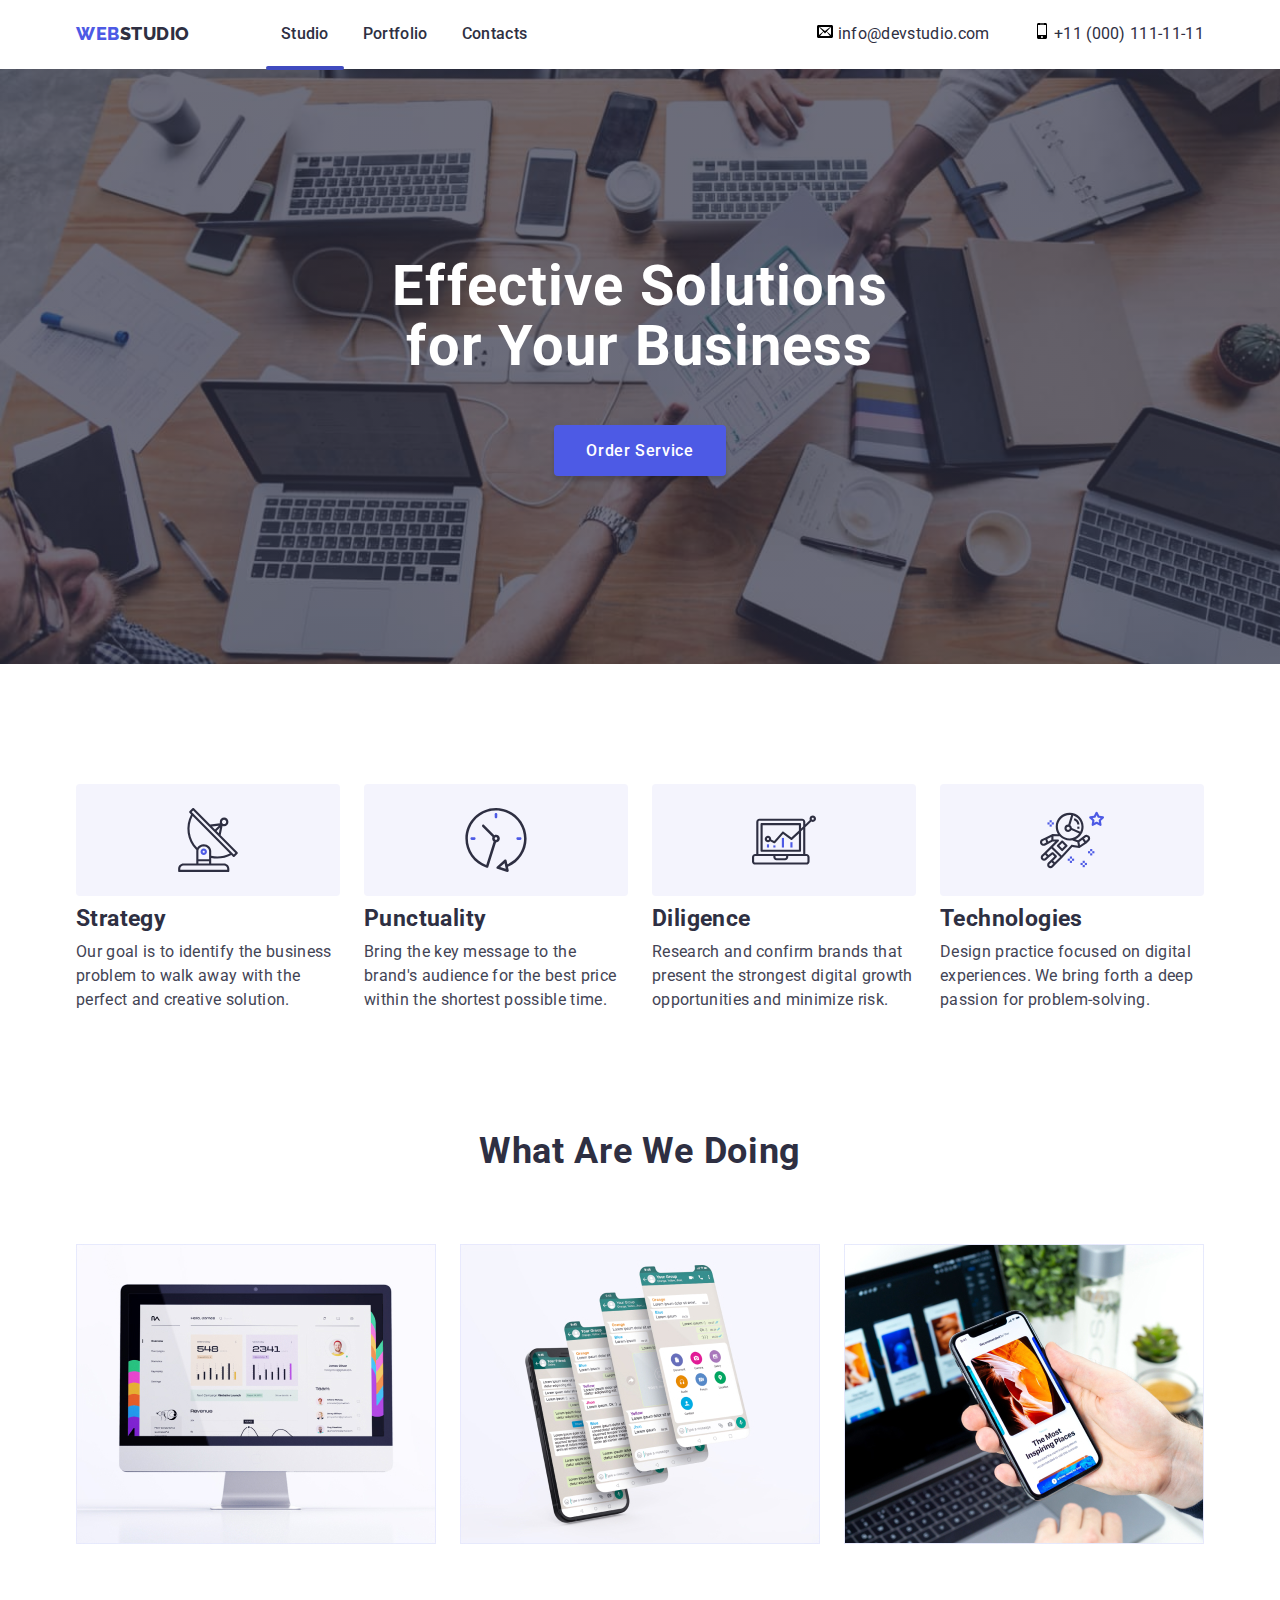
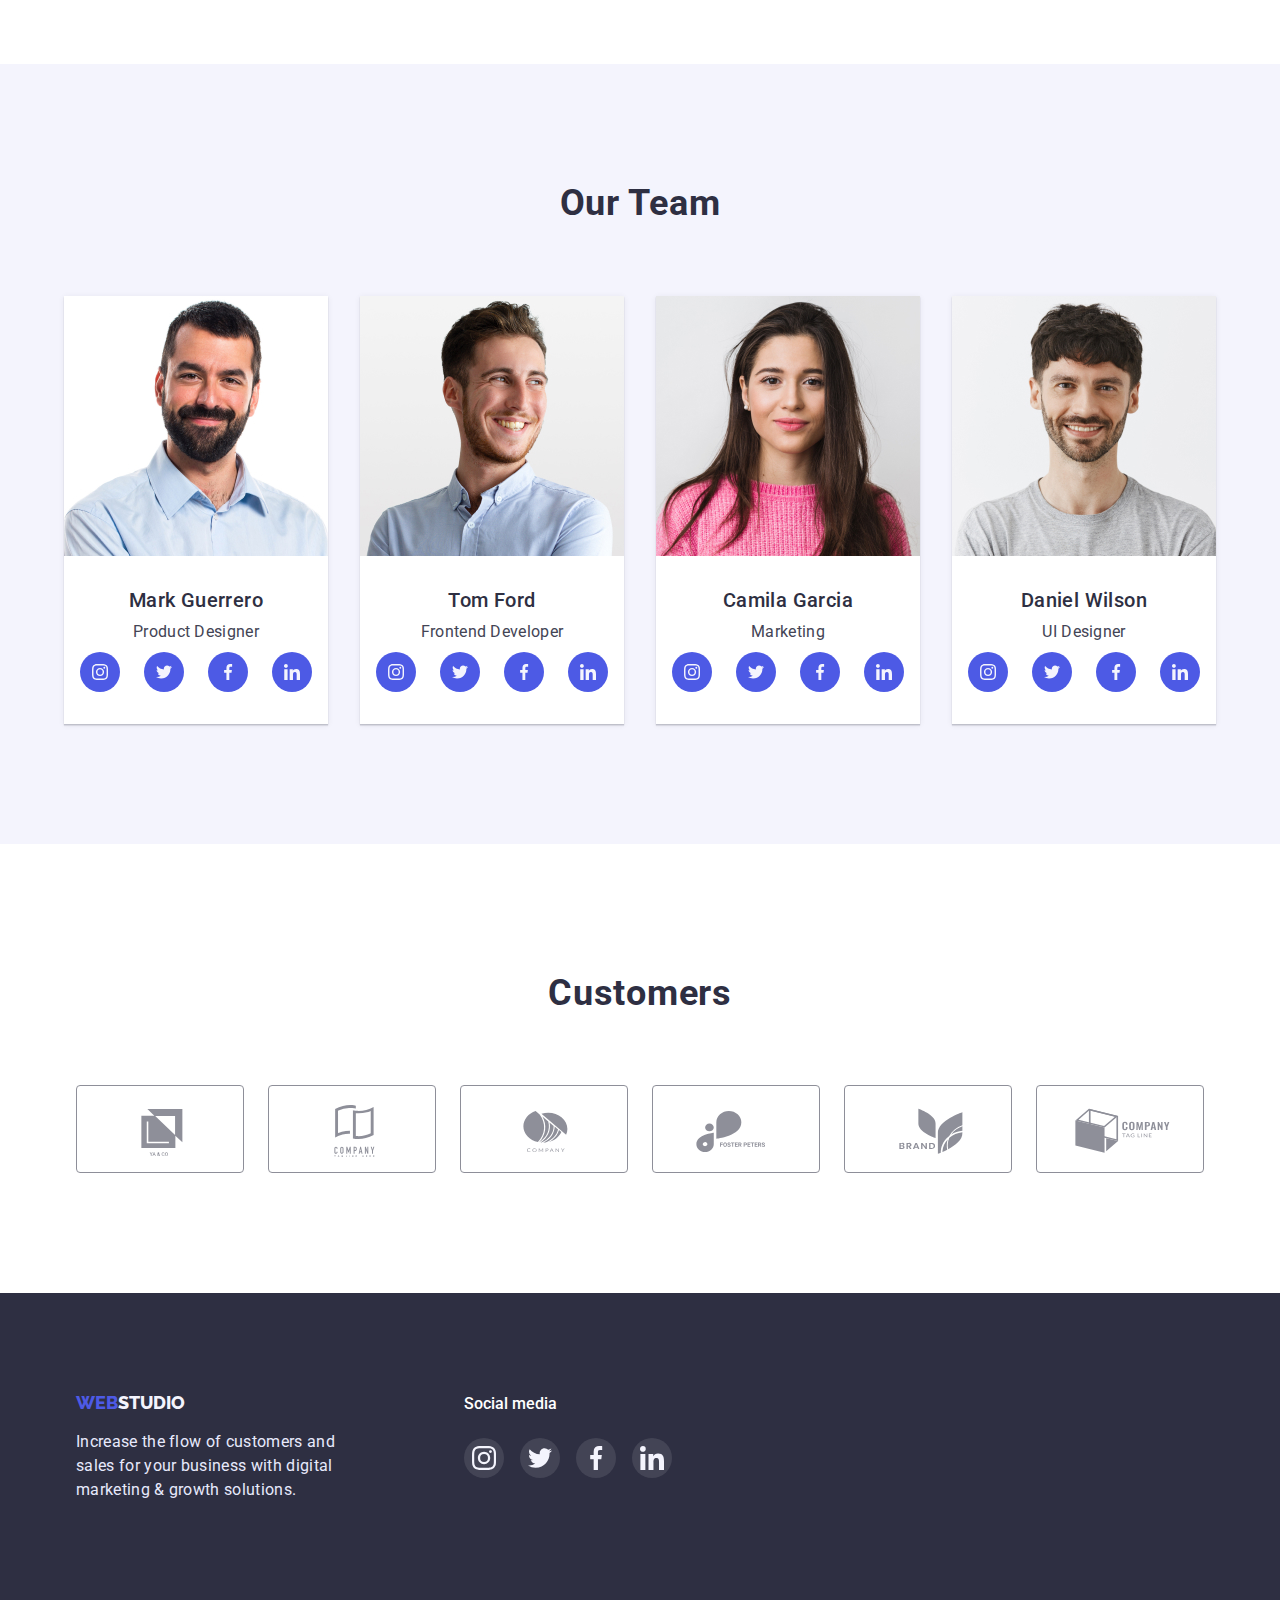
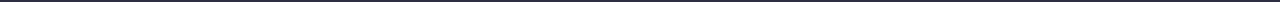
<file: index.html>
<!-- 4 th Home task-->
<!DOCTYPE html>
<html lang="en">
<head>
    <meta charset="UTF-8">
    <meta http-equiv="X-UA-Compatible" content="IE=edge">
    <meta name="viewport" content="width=device-width, initial-scale=1.0">
    <title>Web Studio</title>
    <link rel="preconnect" href="https://fonts.googleapis.com"><link rel="preconnect" href="https://fonts.gstatic.com" crossorigin><link href="https://fonts.googleapis.com/css2?family=Montserrat:wght@400;700&family=Raleway:wght@800&family=Roboto:wght@400;500;700;900&display=swap" rel="stylesheet">
   
    <link rel="stylesheet" href="https://cdnjs.cloudflare.com/ajax/libs/modern-normalize/1.1.0/modern-normalize.min.css">
    
    <link rel="stylesheet" href="./css/styles.css">
   
</head>

<body>
 
    <!--Header and contacts-->
    <header class="header ">
        
 <div class="container">

    <!--Logo-->
<a href="./index.html" class="logo-studio "> 
    <span class="logo-web" >WEB</span>STUDIO</a>

<!--navigation-->
    <nav class="nav ">
        <ul class="nav-list ">
            <li class="nav-item current">
                <a class="nav-link" href="./index.html">Studio</a></li>
            <li class="nav-item"><a class="nav-link" href="./portfolio.html">Portfolio</a></li>
              <li class="nav-item"><a class="nav-link" href="./Contacts">Contacts</a></li>
    
        </ul>
  
    </nav>


    <!--contacts-->
    <address class="contact">
        
        <ul class="contact-list">
            <li class="contact-item">
                <svg class="contact-icon" width="16px" height="16px">
                    <use href="./images/icons.svg#icon-envelop"></use>
                </svg>
                <a href="mailto:info@devstudio.com">
            info@devstudio.com</a></li>
            <li class="contact-item">
                <svg class="contact-icon" width="16px" height="16px">
                    <use href="./images/icons.svg#icon-mobile"></use>
                </svg>
                <a href="tel:+110001111111">+11 (000) 111-11-11</a></li>
        </ul>
</address>
</div>

</header>

    <!--MAIN part-->
    <main class="main">
     
<!--MAIN BOX-->
<section class="main-box">

    <div class="container">
<h1 class="main-box-name">   
     Effective Solutions for Your Business
    </h1>

    <button class="main-btn" type="button">Order Service</button>


</section>
</div> 

 
<!--PRINCIPLES-->

<section  class="principles">
    <div class="container">
     <h2 class="principles-name-hidden">--PRINCIPLES--</h2>

    <ul class="pr-list">
        <li class="pr-list-item antenna">
     
        <h3> Strategy </h3>
            <p class="pr-list-subitem">Our goal is to identify the business
                problem to walk away with the perfect and creative solution. </p>
        </li >
        <li class="pr-list-item timer"><h3>Punctuality </h3>
            <p class="pr-list-subitem">Bring the key message to the brand's audience for the best price within the shortest possible time.</p>
        </li>
        <li class="pr-list-item chart"><h3>Diligence</h3>
            <p class="pr-list-subitem">Research and confirm brands that present the strongest digital growth opportunities and minimize risk.</p>
 </li>
        <li class="pr-list-item astronaut"><h3>Technologies</h3>
            <p class="pr-list-subitem">Design practice focused on digital experiences. We bring forth a deep passion for problem-solving.</p>
        </li>
    </ul>
</div>
</section>

<!--WHAT WE ARE DOING-->
<section class="whatdo"> 
    <div class="container">
<h2 class="whatdo-section">
    What Are We Doing
</h2>
<ul class="what-list">
    <li class="what-list-item"><img src="./images/desctop.jpg" alt="desctop" width="360"/></li>
    <li class="what-list-item"><img src="./images/mobile.jpg" alt="mobile" width="360"></li>
    <li class="what-list-item"><img src="./images/laptop_and_phone.jpg" alt="laptop and phone" width="360" ></li>
</ul>
</div>
</section>
 

<!--TEAM-->
<section class="team"> 
    <div class="container">
<h2 class="team-sections">
    Our Team
</h2>

 

<ul class="team-list">
    <li class="team-list-item"><img src="./images/MG.jpg" alt="photo Mark" width="264" />
       <div class="team-name-position">
        <h3 class="team-name">Mark Guerrero</h3>
        <p class="team-position">Product Designer</p>
    
        <ul class="soc-list">
            <li class="soc-list-item"><a href="" class="soc-link">
                <svg class="soc-link-icon" width="16" height="16">
                    <use href="./images/icons.svg#icon-instagram-2">
                    </use></svg>
            </a></li>

            <li class="soc-list-item"><a href="" class="soc-link">
<svg class="soc-link-icon" width="16" height="16">
    <use href="./images/icons.svg#icon-twitter-1"> 
    </use></svg>
            </a></li>
            <li class="soc-list-item"><a href="" class="soc-link">
                <svg class="soc-link-icon" Width="16px" Height="16px">
                    <use href="./images/icons.svg#icon-facebook-1" >
                    </use></svg>
            </a></li>
            <li class="soc-list-item"><a href="" class="soc-link">
                <svg class="soc-link-icon" Width="16px" Height="16px">
                    <use href="./images/icons.svg#icon-linkedin-1" >
                    </use></svg>
                </a></li>
           </ul>
    
    </div>
</li>
    <li class="team-list-item">  <img src="./images/TF.jpg " alt="photo Tom " width="264" />
       <div class="team-name-position">
        <h3 class="team-name">Tom Ford</h3>
        <p class="team-position">Frontend Developer</p>
        <ul class="soc-list">
            <li class="soc-list-item"><a href="" class="soc-link">
                <svg class="soc-link-icon" width="16" height="16">
                    <use href="./images/icons.svg#icon-instagram-2">
                    </use></svg>
            </a></li>

            <li class="soc-list-item"><a href="" class="soc-link">
<svg class="soc-link-icon" width="16" height="16">
    <use href="./images/icons.svg#icon-twitter-1"> 
    </use></svg>
            </a></li>
            <li class="soc-list-item"><a href="" class="soc-link">
                <svg class="soc-link-icon" Width="16px" Height="16px">
                    <use href="./images/icons.svg#icon-facebook-1" >
                    </use></svg>
            </a></li>
            <li class="soc-list-item"><a href="" class="soc-link">
                <svg class="soc-link-icon" Width="16px" Height="16px">
                    <use href="./images/icons.svg#icon-linkedin-1" >
                    </use></svg>
                </a></li>
           </ul>
    </div>
</li>
    <li class="team-list-item"> <img src="./images/CG.jpg " alt="photo Camilla " width="264" />
       <div class="team-name-position">
        <h3 class="team-name">Camila Garcia</h3>
        <p class="team-position">Marketing</p>
        <ul class="soc-list">
            <li class="soc-list-item"><a href="" class="soc-link">
                <svg class="soc-link-icon" width="16" height="16">
                    <use href="./images/icons.svg#icon-instagram-2">
                    </use></svg>
            </a></li>

            <li class="soc-list-item"><a href="" class="soc-link">
<svg class="soc-link-icon" width="16" height="16">
    <use href="./images/icons.svg#icon-twitter-1"> 
    </use></svg>
            </a></li>
            <li class="soc-list-item"><a href="" class="soc-link">
                <svg class="soc-link-icon" Width="16px" Height="16px">
                    <use href="./images/icons.svg#icon-facebook-1" >
                    </use></svg>
            </a></li>
            <li class="soc-list-item"><a href="" class="soc-link">
                <svg class="soc-link-icon" Width="16px" Height="16px">
                    <use href="./images/icons.svg#icon-linkedin-1" >
                    </use></svg>
                </a></li>
           </ul>
    </div>
</li>
    <li class="team-list-item"> <img src="./images/UI.jpg" alt="photo Daniel " width="264" />
        <div class="team-name-position">
       <h3 class="team-name">Daniel Wilson</h3>
        <p class="team-position">UI Designer </p>
        <ul class="soc-list">
            <li class="soc-list-item"><a href="" class="soc-link">
                <svg class="soc-link-icon" width="16" height="16">
                    <use href="./images/icons.svg#icon-instagram-2">
                    </use></svg>
            </a></li>

            <li class="soc-list-item"><a href="" class="soc-link">
<svg class="soc-link-icon" width="16" height="16">
    <use href="./images/icons.svg#icon-twitter-1"> 
    </use></svg>
            </a></li>
            <li class="soc-list-item"><a href="" class="soc-link">
                <svg class="soc-link-icon" Width="16px" Height="16px">
                    <use href="./images/icons.svg#icon-facebook-1" >
                    </use></svg>
            </a></li>
            <li class="soc-list-item"><a href="" class="soc-link">
                <svg class="soc-link-icon" Width="16px" Height="16px">
                    <use href="./images/icons.svg#icon-linkedin-1" >
                    </use></svg>
                </a></li>
           </ul>
     </div>
    </li>
</ul>
</div>
</section>

<section class="cust">
    <div class="container">
        <h2 class="customers">Customers</h2>

        <ul class="cust-list">
            <li class="cust-list-item">
                <a href="" class="cust-link" target="_blank" rel="noreferrer noopener">
                <svg class="cust-icon" Width="104px" Height="56px">
                    <use  href="./images/icons.svg#icon-Logo">
                    </use>
                </svg>
            </a>
            </li>
            <li class="cust-list-item">
        <a href="" class="cust-link" target="_blank" rel="noreferrer noopener">
            <svg Width="104" Height="56">
                <use href="./images/icons.svg#icon-Logo-2"></use>
            </svg>
        </a>
                
            </li>
            <li class="cust-list-item">
                <a href="" class="cust-link" target="_blank" rel="noreferrer noopener">
                    <svg Width="104px" Height="56px">
                        <use href="./images/icons.svg#icon-Logo-3">
                        </use>
                    </svg>
                </a>
            </li>
            <li class="cust-list-item">
                <a href="" class="cust-link" target="_blank" rel="noreferrer noopener">
                    <svg Width="104" Height="56">
                        <use href="./images/icons.svg#icon-Logo-4"></use>
                    </svg>
                </a>
            </li>
            <li class="cust-list-item">
                <a href="" class="cust-link" target="_blank" rel="noreferrer noopener">
                    <svg Width="104" Height="56">
                        <use href="./images/icons.svg#icon-Logo-5"></use>
                    </svg>
                </a>
            </li>
            <li class="cust-list-item">
                <a href="" class="cust-link" target="_blank" rel="noreferrer noopener">
                    <svg Width="104" Height="56">
                        <use href="./images/icons.svg#icon-Logo-6"></use>
                    </svg>
                </a>
            </li>
        </ul>
    </div>
</section>


    </main>
    
<!--Footer-->
    <footer class="footer">
<div class="container">
    <div class="ft1">
        <a class="footer-logo-studio" href="./index.html"> 
             <span class="footer-logo-web">WEB</span>STUDIO</a>
    <p class="footer-details">
        Increase the flow of customers and sales for your business with digital marketing & growth solutions.
    </p>
</div>
<div class="ft1">
    <p class="ft-soc-list"> Social media
        <ul class="ft-soc-list">
            
            <li class="ft-soc-list-item"><a href="" class="ft-soc-link">
                <svg class="ft-soc-link-icon" width="24" height="24">
                    <use href="./images/icons.svg#icon-instagram-2">
                    </use></svg>
            </a></li>

            <li class="ft-soc-list-item"><a href="" class="ft-soc-link">
<svg class="ft-soc-link-icon" width="24" height="24">
    <use href="./images/icons.svg#icon-twitter-1"> 
    </use></svg>
            </a></li>
            <li class="ft-soc-list-item"><a href="" class="ft-soc-link">
                <svg class="ft-soc-link-icon" Width="24px" Height="24px">
                    <use href="./images/icons.svg#icon-facebook-1" >
                    </use></svg>
            </a></li>
            <li class="ft-soc-list-item"><a href="" class="ft-soc-link">
                <svg class="ft-soc-link-icon" Width="24px" Height="24px">
                    <use href="./images/icons.svg#icon-linkedin-1" >
                    </use></svg>
                </a></li>
           </ul>
    </p>
</div>
</div>
    </footer>
</body>
</html>
</file>
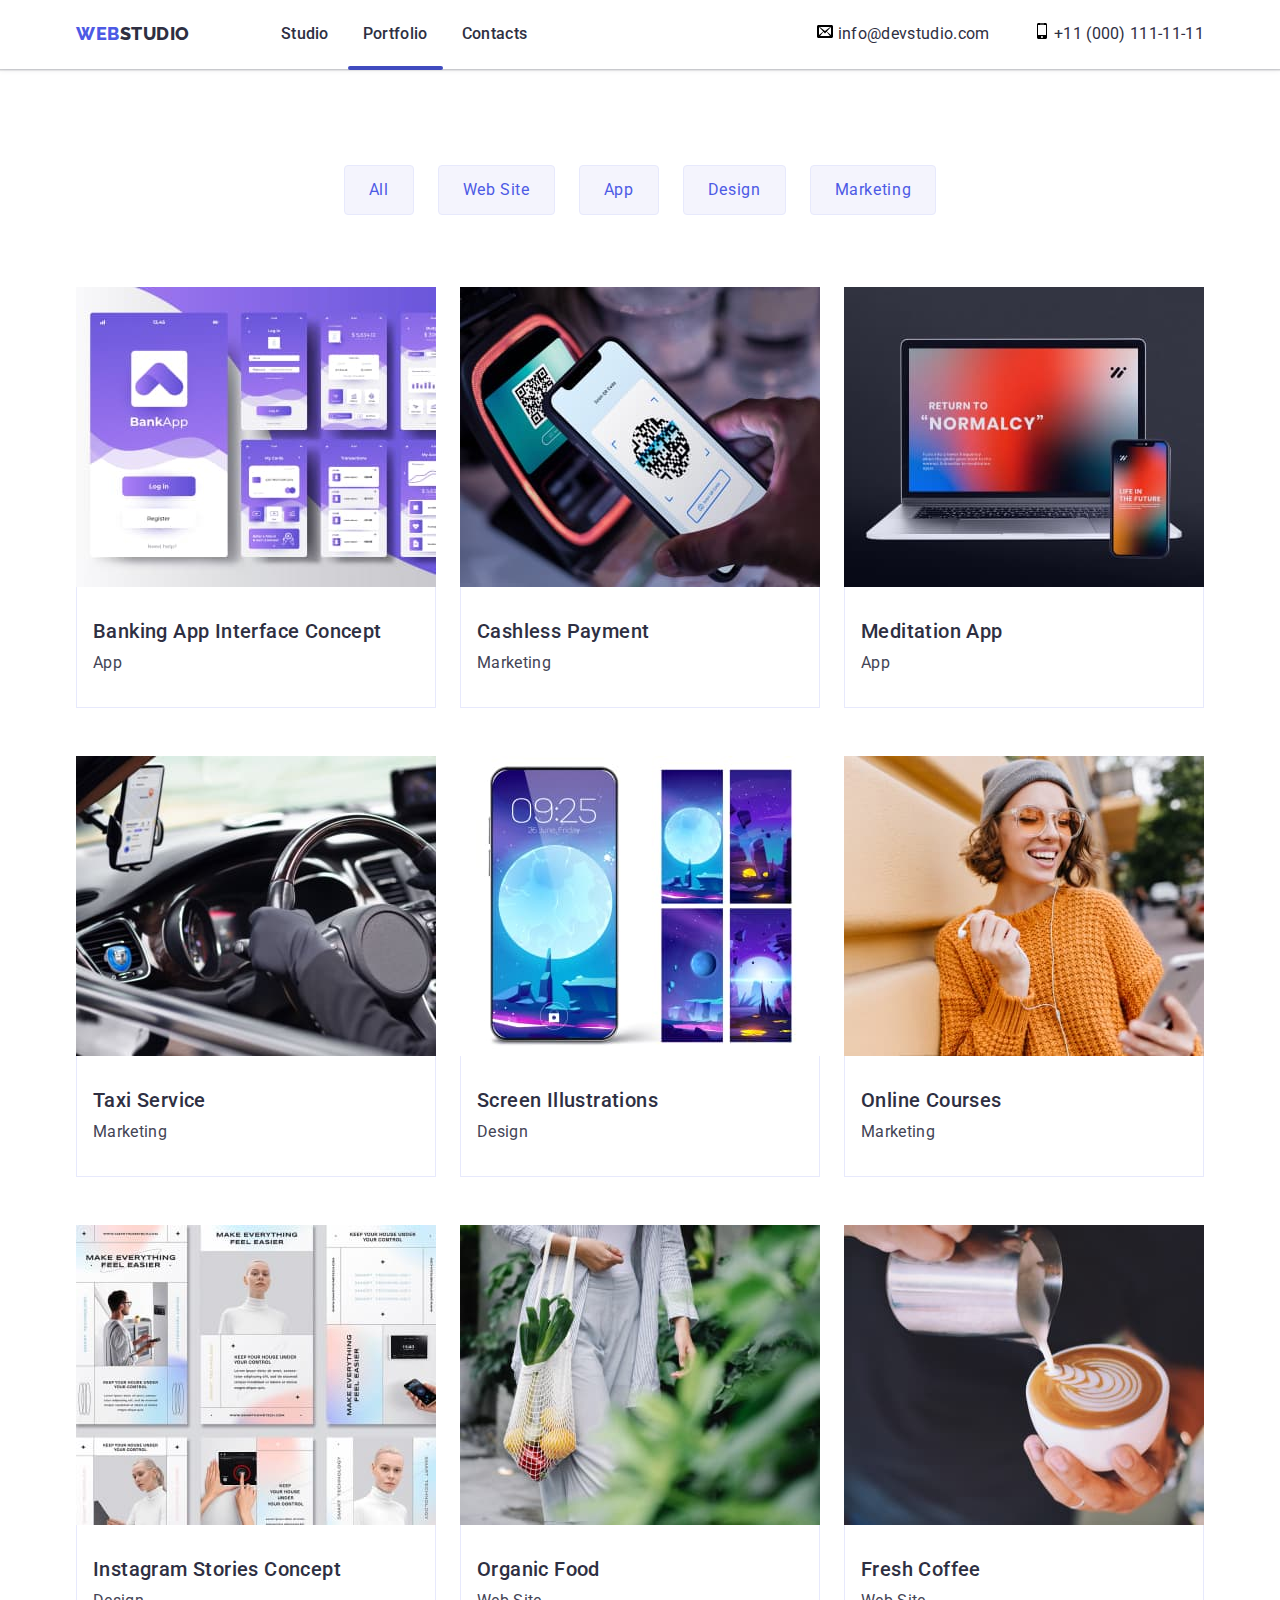
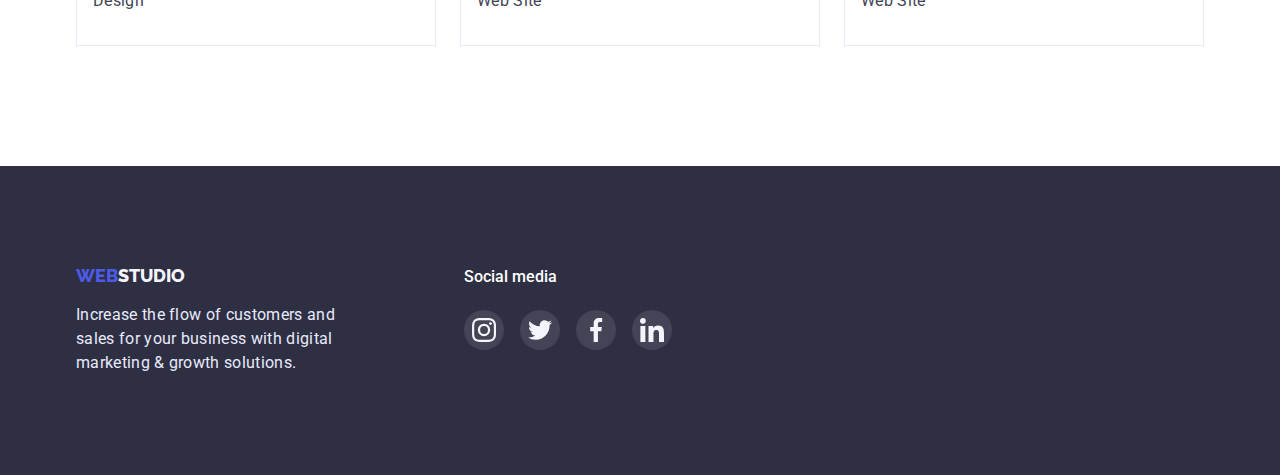
<file: portfolio.html>
<!--HW 4-->

<!DOCTYPE html>
<html lang="en">
<head>
    <meta charset="UTF-8">
    <meta http-equiv="X-UA-Compatible" content="IE=edge">
    <meta name="viewport" content="width=device-width, initial-scale=1.0">
    <title>Portfolio</title>
    <link rel="preconnect" href="https://fonts.googleapis.com"><link rel="preconnect" href="https://fonts.gstatic.com" crossorigin><link href="https://fonts.googleapis.com/css2?family=Montserrat:wght@400;700&family=Raleway:wght@800&family=Roboto:wght@400;500;700;900&display=swap" rel="stylesheet">
      
    <link rel="stylesheet" href="https://cdnjs.cloudflare.com/ajax/libs/modern-normalize/1.1.0/modern-normalize.min.css">
    
    <link rel="stylesheet" href="./css/styles.css">
</head>

<body> 
   <!--Header and contacts-->
   <header class="header ">
        
    <div class="container">
   
       <!--Logo-->
   <a href="./index.html" class="logo-studio "> 
       <span class="logo-web" >WEB</span>STUDIO</a>
   
   <!--navigation-->
       <nav class="nav ">
           <ul class="nav-list ">
               <li class="nav-item "><a class="nav-link" href="./index.html">Studio</a></li>
               <li class="nav-item current"><a class="nav-link" href="./portfolio.html">Portfolio</a></li>
                 <li class="nav-item"><a class="nav-link" href="./Contacts">Contacts</a></li>
       
           </ul>
     
       </nav>
   
   
       <!--contacts-->
       <address class="contact">
           
           <ul class="contact-list">
               <li class="contact-item">
                   <svg class="contact-icon" width="16px" height="16px">
                       <use href="./images/icons.svg#icon-envelop"></use>
                   </svg>
                   <a href="mailto:info@devstudio.com">
               info@devstudio.com</a></li>
               <li class="contact-item">
                   <svg class="contact-icon" width="16px" height="16px">
                       <use href="./images/icons.svg#icon-mobile"></use>
                   </svg>
                   <a href="tel:+110001111111">+11 (000) 111-11-11</a></li>
           </ul>
       
   </address>
   </div>
   
   </header>

            <!--MAIN part-->
    <main class="main">
 
        <!--BUTTONS-->
<section class="port-n-projects">  
    <div class="container">

    <ul class="port-btn-list">
        <li class="port-btn-list-item">
            <button class="port-button"  type="button">All</button>
        </li  >
        <li class="port-btn-list-item">
            <button class="port-button"  type="button">Web Site</button>
        </li  >
        <li class="port-btn-list-item">
            <button class="port-button"  type="button">App</button>
        </li  >
        <li class="port-btn-list-item">
            <button  class="port-button" type="button">Design</button>
        </li  >
        <li class="port-btn-list-item"><button  class="port-button" type="button">Marketing</button>
        </li>
    </ul>

 
        <!--PROJECTS LIST -->
 
    <ul class="projects">
        <li class="projects-items">
            <a href="/">
            <img src="./images/bank-app-2.jpg" alt="Banking App Interface" width="360"/>
            <div class="low-border"> 
            <h3 class="projects-items-name">Banking App Interface Concept</h3>
            <p class="projects-items-category" >App</p>
        </div> </a>   </li>
     
        <li class="projects-items">
            <a href="/">
            <img src="./images/cashless-2.jpg" alt="phone payment terminal" width="360" />
            <div class="low-border">
            <h3 class="projects-items-name">Cashless Payment</h3>
            <p class="projects-items-category" >Marketing</p>
        </div>  </a> </li>
        <li class="projects-items">
            <a href="/"> 
            <img src="./images/meditation-2.jpg" alt="Meditation App Interface" width="360"/>
            <div class="low-border">
            <h3 class="projects-items-name">Meditation App</h3>
            <p class="projects-items-category" >App</p>
        </div></a> </li>
        <li class="projects-items">
            <a href="/"> 
            <img src="./images/taxi-2.jpg" alt="car taxi steerig wheel" width="360"/>
            <div class="low-border">
            <h3 class="projects-items-name">Taxi Service</h3>
            <p class="projects-items-category" >Marketing</p>
        </div> </a> </li>
        <li class="projects-items">
            <a href="/"> 
            <img src="./images/screen-2.jpg" alt="Screen Illustrations" width="360"/>
            <div class="low-border"> 
            <h3 class="projects-items-name">Screen Illustrations</h3>
            <p class="projects-items-category" >Design</p>
        </div> </a></li>
        <li class="projects-items">
            <a href="/"> 
            <img src="./images/online-course-2.jpg" alt="Girl read from screen" width="360"/>
            <div class="low-border">
             <h3 class="projects-items-name"> Online Courses</h3>
            <p class="projects-items-category" >Marketing</p>
        </div></a></li>
        <li class="projects-items">
            <a href="/"> 
            <img src="./images/instagram-2.jpg" alt="Instagram Stories Concept" width="360"/>
            <div class="low-border">
            <h3 class="projects-items-name">Instagram Stories Concept</h3>
            <p class="projects-items-category" >Design</p>
        </div> </a> </li>
        <li class="projects-items">
            <a href="/"> 
            <img src="./images/organic-2.jpg" alt="Organic Food" width="360"/>
           <div class="low-border">
            <h3 class="projects-items-name">Organic Food</h3>
            <p class="projects-items-category" >Web Site</p>
        </div></a></li>
        <li class="projects-items">
            <a href="/"> 
            <img src="./images/coffee-2.jpg" alt="Fresh Coffee" width="360"/>
           <div class="low-border">
            <h3 class="projects-items-name">Fresh Coffee</h3>
            <p class="projects-items-category" >Web Site</p>
        </div>
        </a>
        </li>

    </ul>
</div>
</section>

    </main>


<!--Footer-->
<footer class="footer">
    <div class="container">
        <div class="ft1">
            <a class="footer-logo-studio" href="./index.html"> 
                 <span class="footer-logo-web">WEB</span>STUDIO</a>
        <p class="footer-details">
            Increase the flow of customers and sales for your business with digital marketing & growth solutions.
        </p>
    </div>
    <div class="ft1">
        <p class="ft-soc-list"> Social media
            <ul class="ft-soc-list">
                
                <li class="ft-soc-list-item"><a href="" class="ft-soc-link">
                    <svg class="ft-soc-link-icon" width="24" height="24">
                        <use href="./images/icons.svg#icon-instagram-2">
                        </use></svg>
                </a></li>
    
                <li class="ft-soc-list-item"><a href="" class="ft-soc-link">
    <svg class="ft-soc-link-icon" width="24" height="24">
        <use href="./images/icons.svg#icon-twitter-1"> 
        </use></svg>
                </a></li>
                <li class="ft-soc-list-item"><a href="" class="ft-soc-link">
                    <svg class="ft-soc-link-icon" Width="24px" Height="24px">
                        <use href="./images/icons.svg#icon-facebook-1" >
                        </use></svg>
                </a></li>
                <li class="ft-soc-list-item"><a href="" class="ft-soc-link">
                    <svg class="ft-soc-link-icon" Width="24px" Height="24px">
                        <use href="./images/icons.svg#icon-linkedin-1" >
                        </use></svg>
                    </a></li>
               </ul>
        </p>
    </div>
    </div>
        </footer>


</body>
</html>
</file>
<file: css/styles.css>
/* 4 th Home task */

:root {
    --accent-background-color:#2E2F42;
    --second-background-color:#F4F4FD;
--headers-text-color:#2E2F42;
--text-color:#434455;
}

* {
margin: 0;
padding: 0;
list-style: none;
box-sizing: border-box;
}



/* -- STUDIO PAGE -- */ /* -- STUDIO PAGE -- */
/* -- STUDIO PAGE -- */  /* -- STUDIO PAGE -- */


body {
    font-family: "Roboto", sans-serif;
    font-style: normal;
    font-weight: 500;
    text-decoration: none;
    background: #FFFFFF;
    margin: 0;
}

a {
    text-decoration: none;
    color: inherit;
}
 
h1, h2, h3, h4, h5, h6 , p, ul {
    margin: 0;
padding-left: 0;}

.container {
    width: 1158px;
    margin: 0 auto;
    padding: 0 15px;
}

/* -- Header and contacts -- */



.header {

    box-shadow: 0px 2px 1px rgba(46, 47, 66, 0.08), 0px 1px 1px rgba(46, 47, 66, 0.16), 0px 1px 6px rgba(46, 47, 66, 0.08);
}

.header > .container {
    display: flex;
    flex-direction: row;
    align-items: center;
}
 
.logo-studio  {
    font-family: 'Raleway';
font-weight: 800;
font-size: 18px;

letter-spacing: 0.03em;
color: #2E2F42;

padding-top: 24px;
padding-bottom: 24px;

}

.logo-web   {
color: #4D5AE5;
}

.nav{
    margin-left: 76px;
}

.nav-list {
    list-style: none;
    align-items: center;
}

.nav-item {
    display:inline-block;
line-height: 1.5;
letter-spacing: 0.02em;
color: var(--headers-text-color);
justify-content: center;
position: relative;
}

.nav-link {
    padding: 15px;
}

.nav-item:hover, .nav-item:focus , .nav-item:active {
color: #4D5AE5;
}

.nav-item.current::after  {
    content: "";
    display: block;

height: 4px;
background: #404BBF;
border-radius: 2px;

position: absolute;
width: 100%;
left: 0;
bottom: -24px;
}


/* NAV  - AFTER conception to be redone through position absolute



.nav-item.current::after  {
    content: "";
    display: block;

height: 4px;
background: #404BBF;
border-radius: 2px;
}

*/

/* jumping hovers to REDO
.nav-item:hover::after, .nav-item:focus::after, .nav-item:active::after  {
   
    content: "";
    display: block;
 
   
height: 4px;
left: 0px;
top: 48px;

background: #404BBF;
border-radius: 2px;
 
}
 */

 

 

 .contact {
 
   margin-left: auto;
} 
 
.contact-item {
display:inline ;  
    font-style: normal;
    font-weight: 400;
    font-size: 16px;
    line-height: 1.5;
    letter-spacing: 0.02em;
    color: var(--headers-text-color);
 
}

.contact-item:first-child {
    margin-right: 40px;
}

.contact-item:hover, .contact-item:focus {
    color: #4D5AE5;
}


.contact-item:hover >  .contact-icon {
    fill: #4D5AE5;
}

 

/* -- MAIN BOX -- */


.main-box {
    padding: 188px 0;
    background: var(--accent-background-color);
background-image: linear-gradient(to right, rgba(46, 47, 66, 0.7), rgba(46, 47, 66, 0.7)), url(../images/people-office\ 1-2.jpg); 
background-size:   1440px;
background-size: cover;
background-repeat: no-repeat;
} 

 

.main-box > .container {
    display: flex;
    flex-direction: column;
    justify-content: center;
    align-items: center;

}


.main-box-name {
    font-weight: 700;
font-size: 56px;
line-height: 1.07;
text-align: center;
letter-spacing: 0.02em;
color: #FFFFFF;

margin-bottom: 48px;



max-width: 496px;
}

 

.main-btn {
    font-weight: 500;
    font-size: 16px;
    line-height: 1.19;
    letter-spacing: 0.04em;
    color: #FFFFFF;

 display: flex;
 align-items: center;
 align-content: center;
    
   margin: 0 auto;
   padding: 16px 32px;
   border: none;

 
background: #4D5AE5;
box-shadow: 0px 4px 4px rgba(0, 0, 0, 0.15);
border-radius: 4px;
} 

.main-btn:hover, .main-btn:focus  {
    background: #404BBF;
box-shadow: 0px 4px 4px rgba(0, 0, 0, 0.15);
border-radius: 4px;
}


/* -- PRINCIPLES -- */

.principles-whatwedo {

}

.principles { 
    padding-top: 120px;
}

.principles-name-hidden {
    display: none;
}

.pr-list { 
    display: flex;
    flex-direction: row;
    justify-content: center;     
    gap: 24px;
}

.pr-list-item::before {
    content: "";
    display: block;
    background-color:  #F4F4FD;
    border-radius: 4px;
    outline: #4D5AE5;
    height: 112px;
    margin-bottom: 8px;
    }



    .antenna::before {
        content: "";
        display: block;
        background-image: url(../images/antenna\ 1.svg);
background-size: 64px;
background-repeat: no-repeat;
background-position: center;
    }


    .timer::before {
        content: "";
        display: block;
        background-image: url(../images/clock\ 1.svg);
background-size: 64px;
background-repeat: no-repeat;
background-position: center;
    }

    .chart::before {
        content: "";
        display: block;
        background-image: url(../images/diagram\ 1.svg);
background-size: 64px;
background-repeat: no-repeat;
background-position: center;
    }

    .astronaut::before {
        content: "";
        display: block;
        background-image: url(../images/astronaut\ 1.svg);
background-size: 64px;
background-repeat: no-repeat;
background-position: center;
    }


.pr-list-subitem {
    max-width: 264px;
    margin-top: 8px;}

/* common text / color properties from home task 2 */
.pr-list-item, .team-name, .projects-items-name {
    font-weight: 500;
    font-size: 20px;
    line-height: 1.2;
    letter-spacing: 0.02em;
    color: var(--headers-text-color);
}

.pr-list-subitem, .team-position, .projects-items-category {
    font-weight: 400;
font-size: 16px;
line-height: 1.5;
letter-spacing: 0.02em;
color: var(--text-color);
}

 

/* -- WHAT WE ARE DOING -- */

.whatdo {
    padding: 120px 0;
    
} 
 
.whatdo-section { 
    font-weight: 700;
font-size: 36px;
line-height: 1.11;
text-align: center;
letter-spacing: 0.02em;
text-transform: capitalize;
color: var(--headers-text-color);

margin-bottom: 72px;
}

.what-list {
    display: flex;
    flex-direction: row;
    justify-content: center;
    gap: 24px;
    list-style: none;
}

 
.what-list-item {
    display:inline;
width: 360px;
height: 300px;
}


/* -- TEAM -- */
 
.team {
    background: var(--second-background-color);
padding-top: 120px;
padding-bottom: 120px;}



.team-sections {
    font-weight: 700;
    text-transform: capitalize;
font-size: 36px;
line-height: 1.11;
text-align: center;
letter-spacing: 0.02em;
text-transform: capitalize;
color: var(--headers-text-color);

margin-bottom: 72px;
}

.team-list {
    display: flex;
    flex-direction: row;
    justify-content: center;
    align-items: center;

    gap: 32px;
list-style: none;   
}


.team-list-item {
    background-color: #FFFFFF;
    display: flex;
    flex-direction: column;
    justify-items: center;
    box-shadow: 0px 1px 6px rgba(46, 47, 66, 0.08), 0px 1px 1px rgba(46, 47, 66, 0.16), 0px 2px 1px rgba(46, 47, 66, 0.08);
}


.team-name-position {
    padding: 32px 16px;
    text-align: center;
}

.team-name {   
}


.team-position {
    margin-top: 8px;
} 

 
.soc-list {
    display: flex;
    justify-content: center;
    gap: 24px;
    margin-top: 8px;
}
.soc-list-item {
    width: 40px;
    height: 40px;
}
.soc-link {
    width: 100%;
    height: 100%;
   border-radius: 50%;
    background-color: #4D5AE5;
    display: flex;
    justify-content: center;
    align-items: center;
}

.soc-link:hover {
    background: #404BBF;
}


/* -- these items see above - combined with principles -- 
.team-name {
}
.team-position {
} */

.cust {
    padding-top: 130px;
    padding-bottom: 120px;  
}

.customers {
    font-weight: 700;
font-size: 36px;
line-height: 1.1;
text-align: center;
letter-spacing: 0.02em;
text-transform: capitalize;
color: var(--headers-text-color);
   
margin-bottom: 72px;
}
.cust-list    {
    display: flex; 
    gap: 24px;
   
}

 
.cust-list-item {
    width: 168px;
    height: 88px;
    border: 1px solid #8E8F99;
    border-radius: 4px;
    padding: 16px 32px ;
}

.cust-link {
    fill:#8E8F99  ;   
} 

.cust-list-item:hover {   
    border-color: #404BBF; 
}

.cust-list-item:hover > .cust-link {
    fill: #404bbf;  
}




/* -- PORTFOLIO PAGE -- */ /* -- PORTFOLIO PAGE -- */
/* -- PORTFOLIO PAGE -- */ /* -- PORTFOLIO PAGE -- */

 
.port-n-projects {
    padding-top: 96px;
    padding-bottom: 120px;
}

/* -- Buttons portfolio -- */
.port-btn-list {
    list-style: none;
    display: flex;
    flex-direction: row;
justify-content: center;
gap: 24px;
margin-bottom: 72px;
}

 
.port-button {
  
font-size: 16px;
line-height: 1.5;
letter-spacing: 0.04em;
color: #4D5AE5;
background: #F4F4FD;
border: 1px solid #E7E9FC;
border-radius: 4px;

display: flex;
flex-direction: row;
justify-content: center;
align-items: center;

 
padding: 12px 24px;

 

}


.port-button:hover, .port-button:focus , .port-button:active {
    background: #404BBF;
color: #FFFFFF;
box-shadow: 0px 4px 4px rgba(0, 0, 0, 0.15);
border-radius: 4px;
}




/* -- Items portfolio -- */

.projects {
    display:flex;
    flex-wrap: wrap;
    row-gap:48px;
    column-gap:24px;
    justify-content: center;
   
 
}

.projects-items {
    list-style: none;
    background: #FFFFFF;

flex-basis: calc((100% - 24px - 24px) / 3);
 
}

.projects-items:hover {
    box-shadow: 0px 1px 6px rgba(46, 47, 66, 0.08);
 
}

img {display: block;
    width: 100%;
    height: auto;}

.low-border {
    padding: 32px 16px;

border: 1px solid #E7E9FC;
border-top: none;

}

.projects-items-name {
}

.projects-items-category {
    margin-top: 8px;
     
}

/* -- these items see above - combined with principles 
.projects-items-name {
}

--*/


/* -- FOOTER  -- */

.footer {
background: var(--accent-background-color);

padding-top: 100px;
padding-bottom: 100px;
}
 
.container > .ft1 {
  display:inline-flex;
flex-direction: column;
}

.footer-logo-studio {
    font-family: 'Raleway';
    font-style: normal;
    font-weight: 800;
    font-size: 18px;
    line-height: 1.16;
    color: #F4F4FD;
    text-transform: uppercase;
 
    }
    
.footer-logo-web {
color: #4D5AE5;
}

.footer-details { 
    font-weight: 400;
font-size: 16px;
line-height: 1.5;
letter-spacing: 0.02em;
color: #E7E9FC;

margin-top: 16px;
max-width: 264px;
}


.ft-soc-list {
    display: flex;
   
    align-items: center;
    gap: 16px;
    color: #FFFFFF;
    margin-bottom: 24px;
    margin-left: 120px;
}
.ft-soc-list-item {
    width: 40px;
    height: 40px;
}
.ft-soc-link {
    width: 100%;
    height: 100%;
   border-radius: 50%;
    background-color: rgba(255, 255, 255, 0.1);
    display: flex;
    justify-content: center;
    align-items: center;
}

.ft-soc-link:hover {
    background: #31D0AA;
}
</file>
